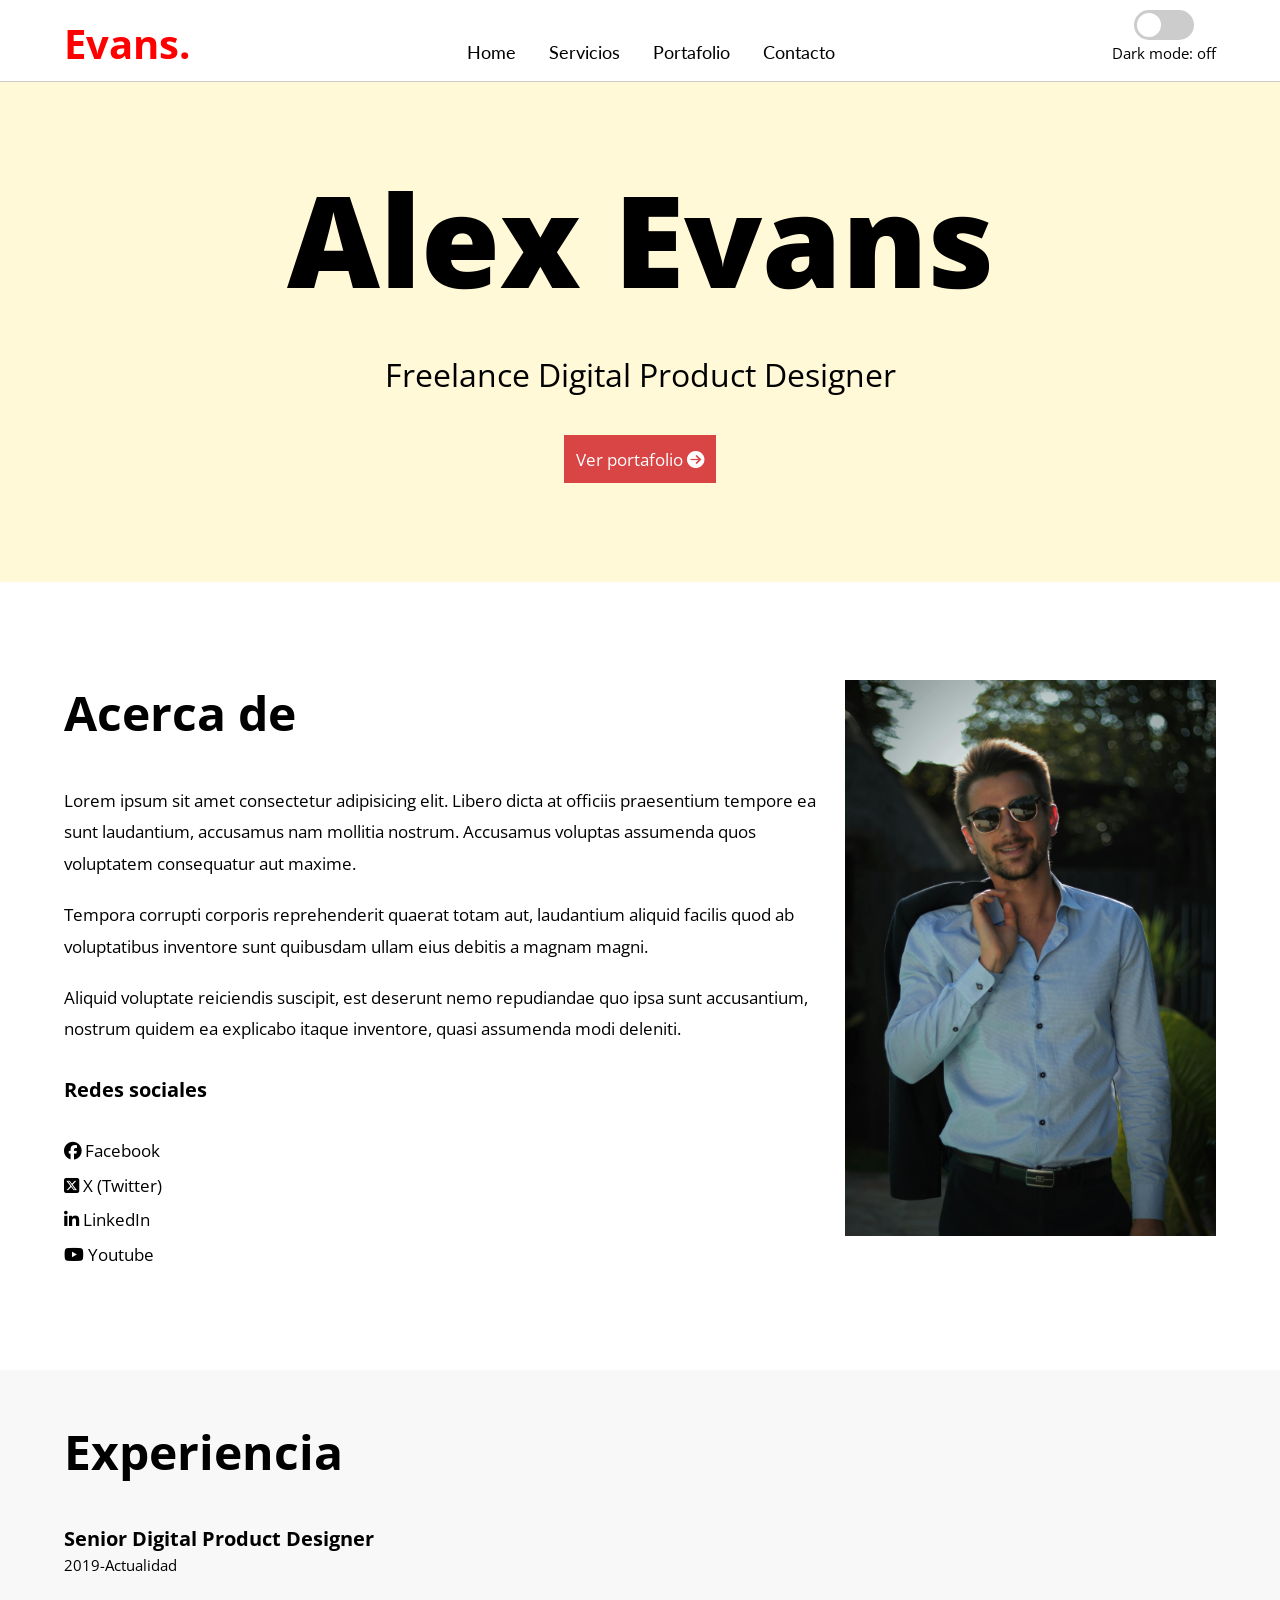
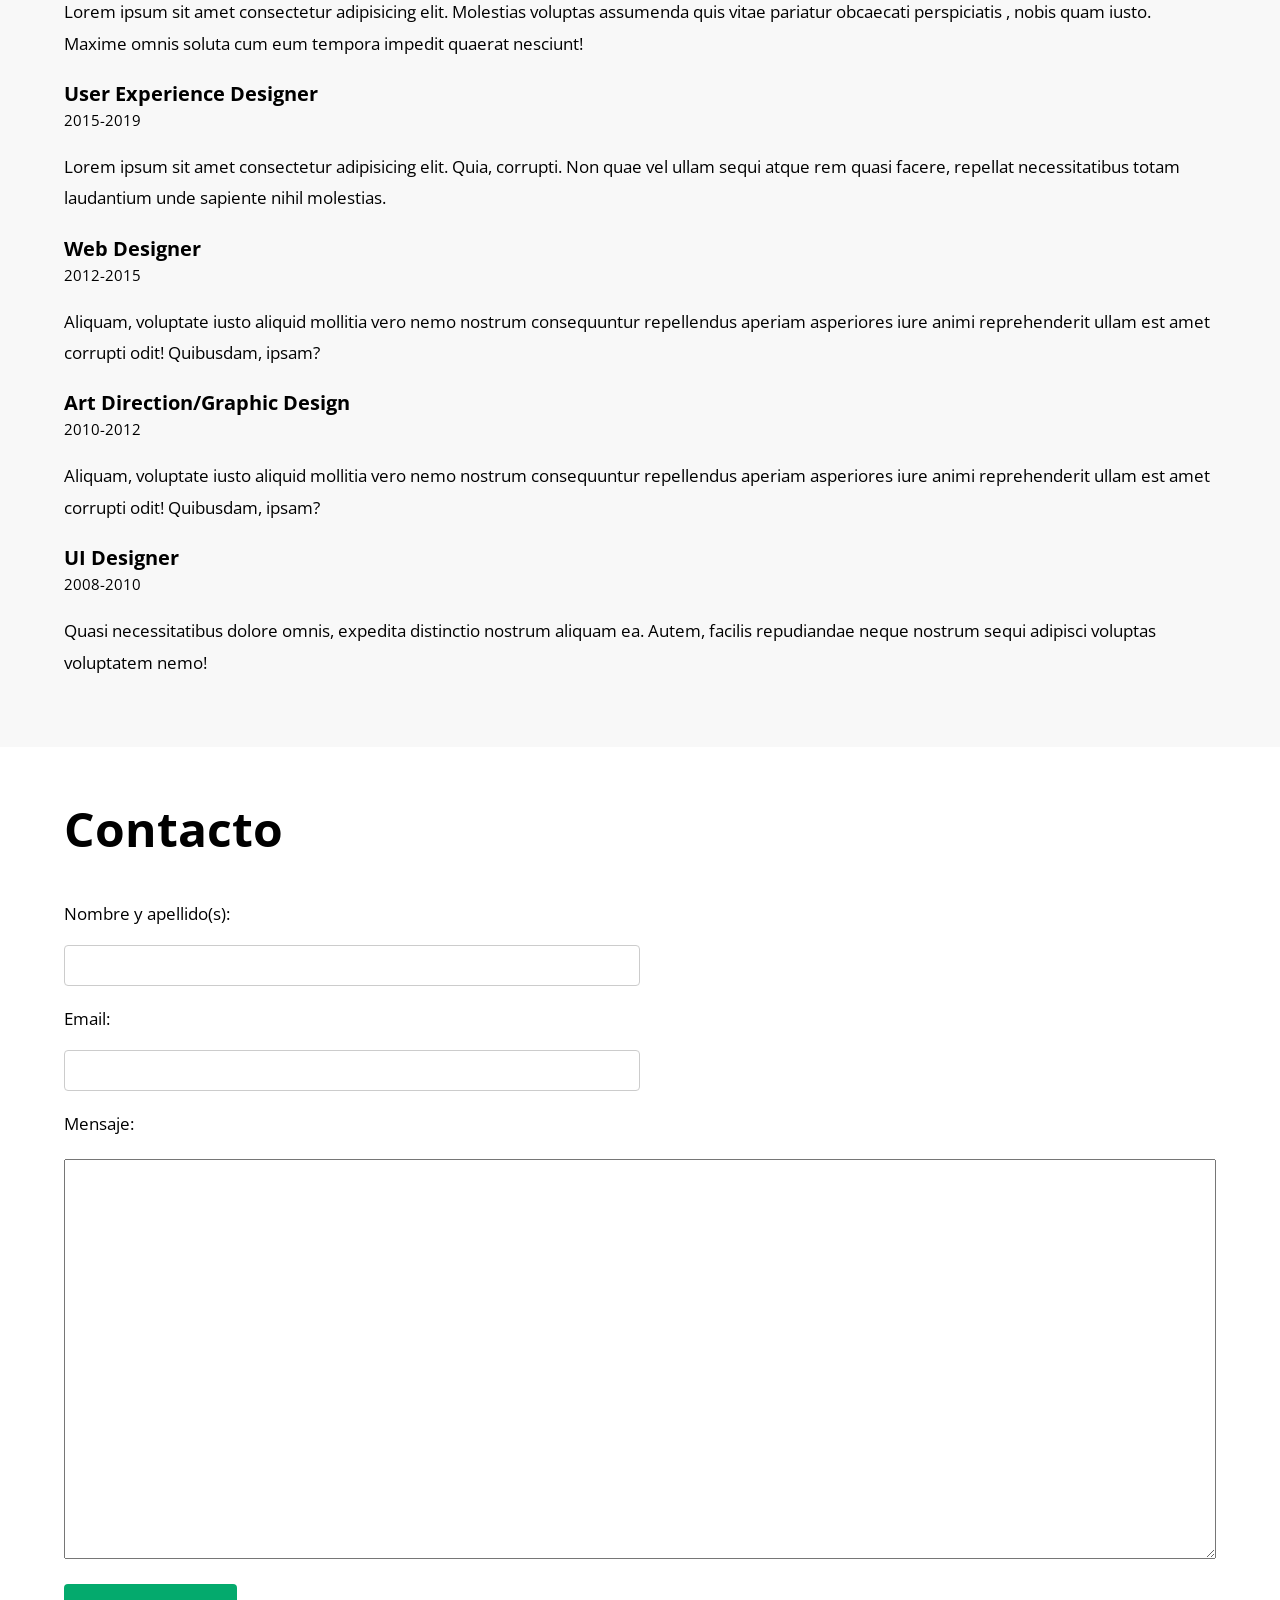
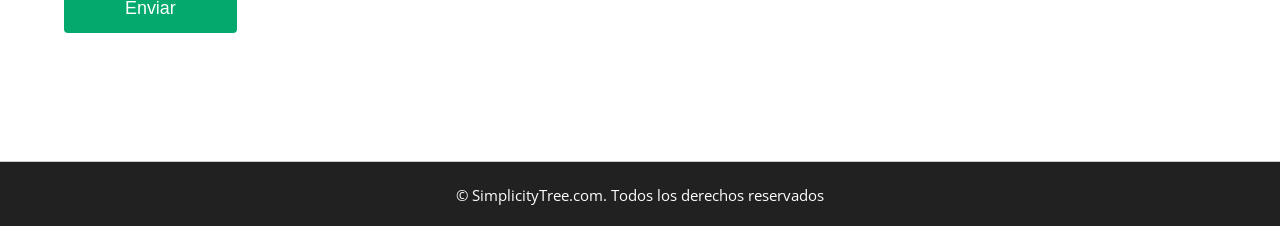
<file: 02_dark-mode/index.html>
<!DOCTYPE html>
<html lang="en">
    <head>
        <meta charset="UTF-8">
        <meta name="viewport" content="width=device-width, initial-scale=1.0">
        <meta http-equiv="X-UA-Compatible" content="ie=edge">
        <title>Proyecto Modo oscuro</title>
        <!-- Estilos CSS -->
        <link rel="stylesheet" href="css/styles.css">
        <link rel="stylesheet" href="css/dark-mode.css">
        <!-- Fuentes -->
        <link href="https://fonts.googleapis.com/css?family=Lato|Open+Sans" rel="stylesheet">
        <!-- Icon fonts -->
        <link rel="stylesheet" href="https://cdnjs.cloudflare.com/ajax/libs/font-awesome/6.5.0/css/all.min.css">  
    </head>
<body>
    <header>
        <nav id="navbar">
            <div id="navigation" class="container">
                <a href="index.html" id="logotipo">Evans.</a>
                <ul id="main-nav">
                    <li><a href="index.html">Home</a></li>
                    <li><a href="#">Servicios</a></li>
                    <li><a href="#">Portafolio</a></li>
                    <li><a href="#">Contacto</a></li>
                </ul>
                <div class="toggle-container">
                    <input type="checkbox" id="toggle" class="toggle-checkbox">
                    <label for="toggle" class="toggle-label">
                        <span class="toggle-inner"></span>
                        <span class="toggle-switch"></span>
                    </label>
                    <small>Dark mode: off</small>
                </div>                
            </div>      
        </nav>
    </header>
    <main>
        <article>
            <section>
                <div id="seccion1">
                    <h1>Alex Evans</h1>
                    <p>Freelance Digital Product Designer</p>
                    <a href="#" id="portafolio">Ver portafolio <i class="fa-solid fa-circle-arrow-right"></i></a>
                    </div>            
                </div>
            </section>
            <section>
                <div id="seccion2" class="container">
                    <div>
                        <h2>Acerca de</h2>
                        <p>Lorem ipsum sit amet consectetur adipisicing elit.
                        Libero dicta at officiis praesentium tempore ea sunt laudantium,
                        accusamus nam mollitia nostrum. Accusamus voluptas assumenda quos
                        voluptatem consequatur aut maxime.</p>
                        <p>Tempora corrupti corporis reprehenderit quaerat totam aut,
                        laudantium aliquid facilis quod ab voluptatibus inventore sunt
                        quibusdam ullam eius debitis a magnam magni.</p>
                        <p>Aliquid voluptate reiciendis suscipit, est deserunt nemo
                        repudiandae quo ipsa sunt accusantium, nostrum quidem ea
                        explicabo itaque inventore, quasi assumenda modi deleniti.</p>
                        <div id="socialmedia">
                            <h3>Redes sociales</h3>
                            <a href="#" target="_blank"><i class="fa-brands fa-facebook"></i> Facebook</a>
                            <a href="#" target="_blank"><i class="fa-brands fa-square-x-twitter"></i> X (Twitter)</a>
                            <a href="#" target="_blank"><i class="fa-brands fa-linkedin-in"></i> LinkedIn</a>
                            <a href="#" target="_blank"><i class="fa-brands fa-youtube"></i> Youtube</a>
                    </div>     
                    </div>
                    <img src="images/profile-picture.jpg" alt="">
                </div>
            </section>
            <section>
                <div id="seccion3" class="container">
                    <h2>Experiencia</h2>                    
                    <h3>Senior Digital Product Designer </h3>
                    <small>2019-Actualidad</small>
                    <p>Lorem ipsum sit amet consectetur adipisicing elit.
                    Molestias voluptas assumenda quis vitae pariatur
                    obcaecati perspiciatis , nobis quam iusto. Maxime omnis
                    soluta cum eum tempora impedit quaerat nesciunt!</p>                    
                    <h3>User Experience Designer</h3>
                    <small>2015-2019</small>
                    <p>Lorem ipsum sit amet consectetur adipisicing elit. Quia,
                    corrupti. Non quae vel ullam sequi atque rem quasi facere, repellat
                    necessitatibus totam laudantium unde sapiente nihil molestias.</p>
                    <h3>Web Designer</h3>
                    <small>2012-2015</small>
                    <p>Aliquam, voluptate iusto aliquid mollitia vero nemo nostrum consequuntur
                    repellendus aperiam asperiores iure animi reprehenderit ullam est amet corrupti 
                    odit! Quibusdam, ipsam?</p>
                    <h3> Art Direction/Graphic Design</h3>
                    <small>2010-2012</small>
                    <p>Aliquam, voluptate iusto aliquid mollitia vero nemo nostrum consequuntur
                    repellendus aperiam asperiores iure animi reprehenderit ullam est amet corrupti 
                    odit! Quibusdam, ipsam?</p>
                    <h3>UI Designer</h3>
                    <small>2008-2010</small>
                    <p>Quasi necessitatibus dolore omnis, expedita distinctio nostrum aliquam ea. Autem, 
                    facilis repudiandae neque nostrum sequi adipisci voluptas voluptatem nemo!</p>
                </div>
            </section>
            <section>
                <div id="seccion4" class="container">
                    <h2>Contacto</h2>
                    <form action="/action_page.php">
                        <label for="fname">Nombre y apellido(s):</label>
                        <input type="text" id="fname" name="firstname">                      
                        <label for="lname">Email:</label>
                        <input type="email" id="email" name="email">                      
                        <label for="country">Mensaje:</label>
                        <textarea name="meessage" id="meessage"></textarea>                      
                        <input type="submit" value="Enviar">
                      </form>
                </div>
            </section>
        </article>
    </main>    
    <footer>
        <div class="container">
            <small>© SimplicityTree.com. Todos los derechos reservados</small>
        </div>        
    </footer>

    <script src="js/app.js"></script>
</body>
</html>
</file>
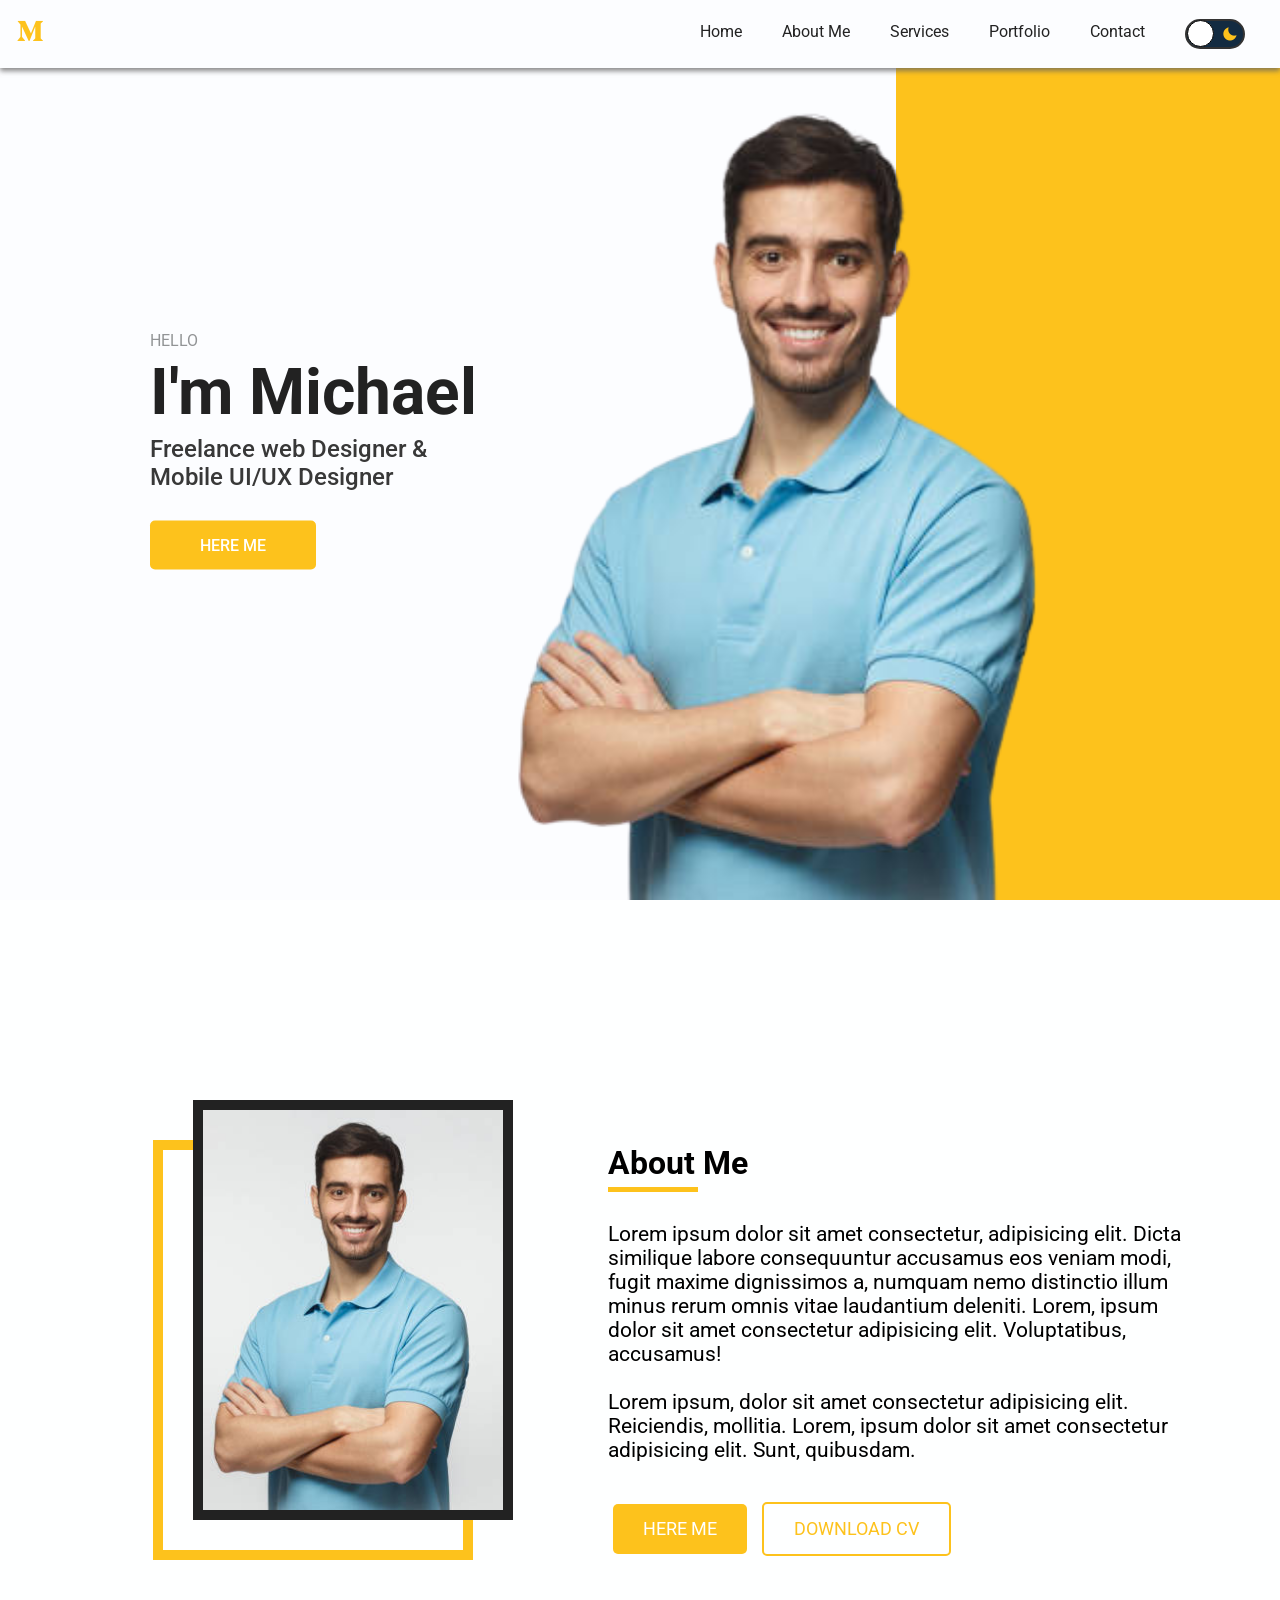
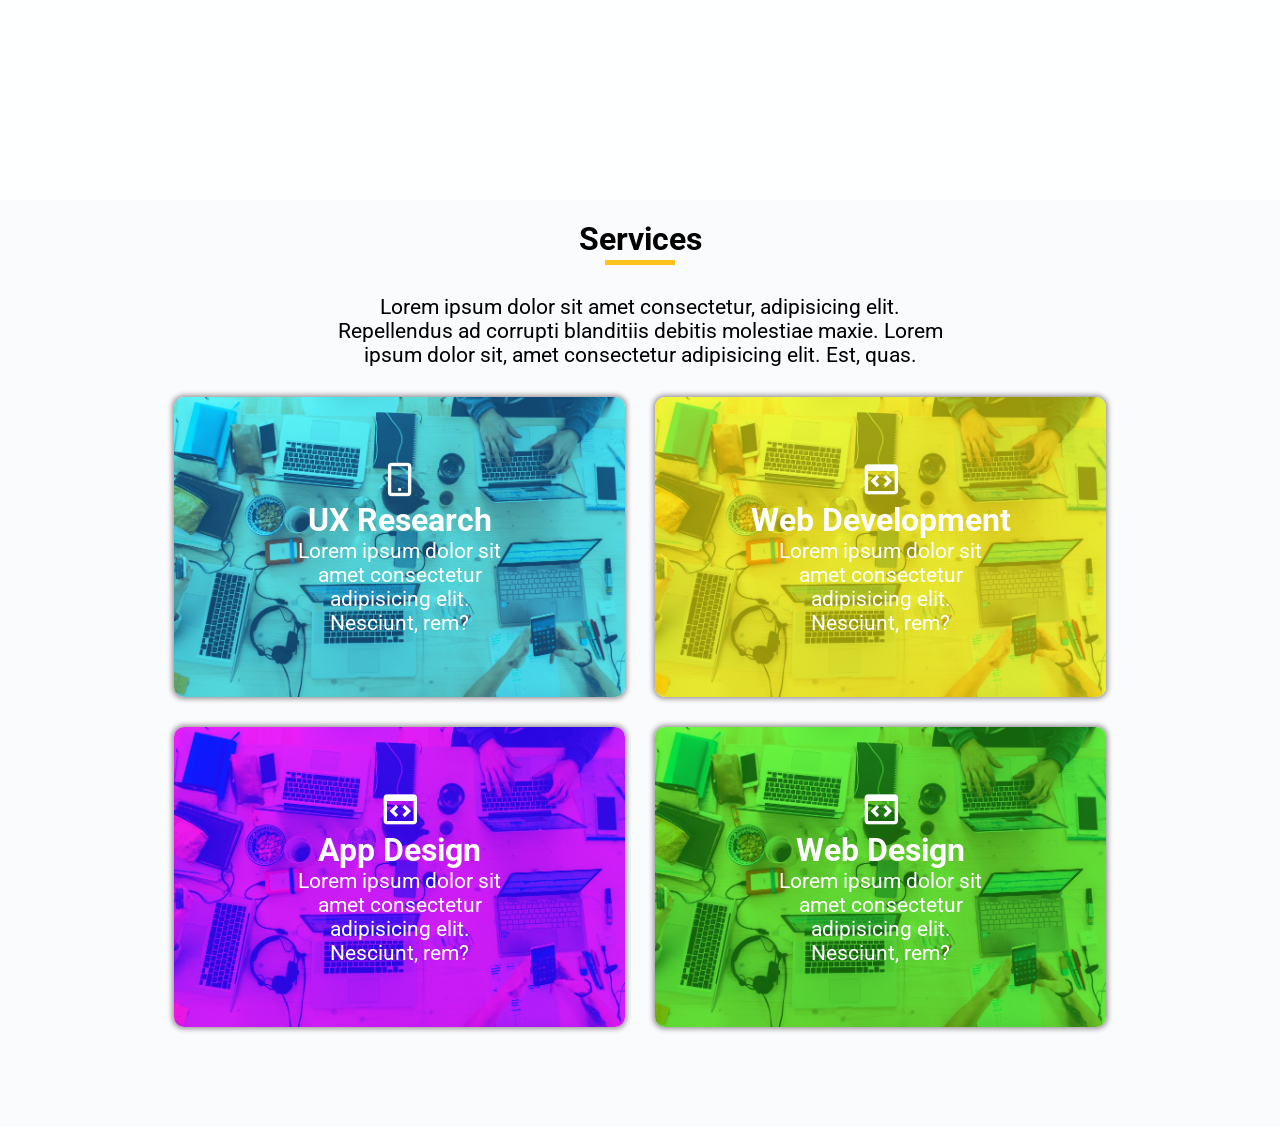
<file: 03_conservar.modooscuro-main/index.html>
<!DOCTYPE html>
<html lang="en">
<head>
    <meta charset="UTF-8">
    <meta name="viewport" content="width=device-width, initial-scale=1.0">
    <link rel="stylesheet" href="style.css">
    <link rel="preconnect" href="https://fonts.googleapis.com">
    <link rel="preconnect" href="https://fonts.gstatic.com" crossorigin>
    <link href="https://fonts.googleapis.com/css2?family=Roboto:wght@300;400;500;700&display=swap" rel="stylesheet">
    <link href='https://unpkg.com/boxicons@2.1.4/css/boxicons.min.css' rel='stylesheet'>
    <title>Dark and Ligth Web</title>
</head>
<body>
    <nav>
        <span class="logo"><i class='bx bxl-medium'></i></span>
        <button class="btn-menu"><i class='bx bx-menu'></i></button>
        <ul class="menu-options">
            <li><a href="#">Home</a></li>
            <li><a href="#">About Me</a></li>
            <li><a href="#">Services</a></li>
            <li><a href="#">Portfolio</a></li>
            <li><a href="#">Contact</a></li>
            <li class="switch">
                <i class='bx bxs-sun' ></i>
                <i class='bx bxs-moon' ></i>
            </li>
        </ul>
    </nav>
    <header>
        <div class="header__info">
            <div class="info">
                <div class="info__childs">
                    <p class="hello">HELLO</p>
                    <h1>I'm Michael</h1>
                    <p class="descripcion">Freelance web Designer & <br> Mobile UI/UX Designer</p>
                    <button>HERE ME</button>
                </div>
            </div>
        </div>
        <div class="y-container"></div>
        <img class="foto" src="img/emp.png" alt="empresario">
    </header>
    <main>
        <section>
            <div class="about-img">
                <img src="img/emp.jpg" alt="">
            </div>
            <article>
                <h2>About Me</h2>
                <p>Lorem ipsum dolor sit amet consectetur, adipisicing elit. Dicta similique labore consequuntur accusamus eos veniam modi, fugit maxime dignissimos a, numquam nemo distinctio illum minus rerum omnis vitae laudantium deleniti. Lorem, ipsum dolor sit amet consectetur adipisicing elit. Voluptatibus, accusamus! <br> <br> Lorem ipsum, dolor sit amet consectetur adipisicing elit. Reiciendis, mollitia. Lorem, ipsum dolor sit amet consectetur adipisicing elit. Sunt, quibusdam.</p>
                <div class="about-btns">
                    <button>HERE ME</button>
                    <button>DOWNLOAD CV</button>
                </div>
            </article>
        </section>
        <section>
            <h2>Services</h2>
            <p>Lorem ipsum dolor sit amet consectetur, adipisicing elit. Repellendus ad corrupti blanditiis debitis molestiae maxie. Lorem ipsum dolor sit, amet consectetur adipisicing elit. Est, quas.</p>
            <div class="grid-courses">
                <div class="grid-course-cont">
                    <div class="bg-color blue"></div>
                    <div class="cont ">
                        <span><i class='bx bx-mobile-alt'></i></span>
                        <h3>UX Research</h3>
                        <p>Lorem ipsum dolor sit amet consectetur adipisicing elit. Nesciunt, rem?</p>
                    </div>
                </div>
                    
                <div class="grid-course-cont">
                    <div class="bg-color yellow" ></div>
                    <div class="cont ">
                        <span><i class='bx bx-code-block' ></i></span>
                        <h3>Web Development</h3>
                        <p>Lorem ipsum dolor sit amet consectetur adipisicing elit. Nesciunt, rem?</p>
                    </div>
                </div>
                <div class="grid-course-cont">
                    <div class="bg-color purp"></div>
                    <div class="cont">
                        <span><i class='bx bx-code-block' ></i></span>
                        <h3>App Design</h3>
                        <p>Lorem ipsum dolor sit amet consectetur adipisicing elit. Nesciunt, rem?</p>
                    </div>
                </div>
                <div class="grid-course-cont">
                    <div class="bg-color green"></div>
                    <div class="cont" >
                        <span><i class='bx bx-code-block' ></i></span>
                        <h3>Web Design</h3>
                        <p>Lorem ipsum dolor sit amet consectetur adipisicing elit. Nesciunt, rem?</p>
                    </div>
                </div>
            </div>
        </section>
    </main>
    <script src="js/menu.js"></script>
    <script src="js/dark.js"></script>
</body>
</html>
</file>
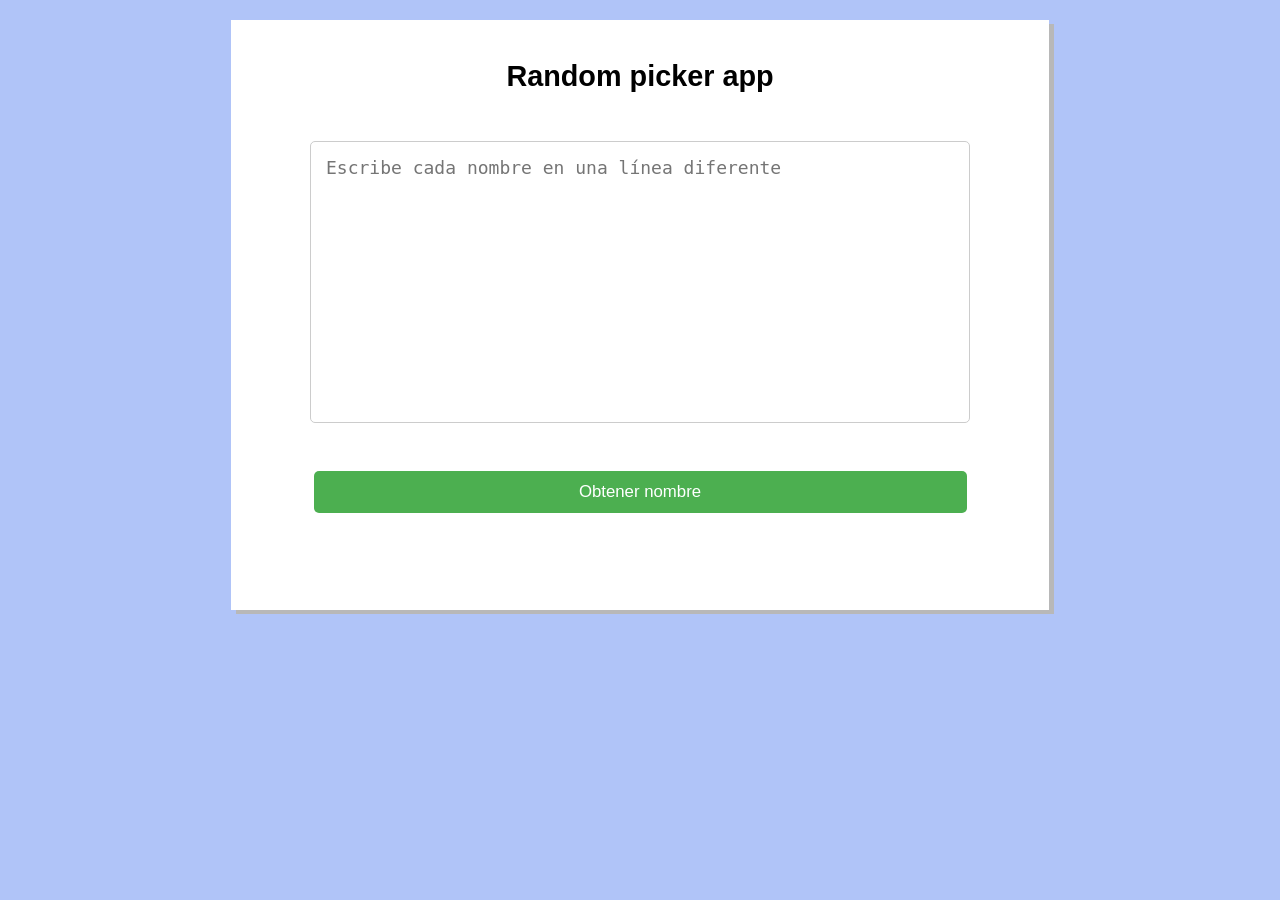
<file: 01_learn-javascript-main/proyecto-1/index.html>
<!DOCTYPE html>
<html lang="en">
<head>
    <meta charset="UTF-8">
    <meta name="viewport" content="width=device-width, initial-scale=1.0">
    <link rel="stylesheet" href="css/styles.css">
    <title>Generador de nombres</title>
</head>
<body>
    <section>        
        <div class="container">            
            <h1>Random picker app</h1>              
            <textarea id="nombres" cols="80" placeholder="Escribe cada nombre en una línea diferente"></textarea><br>
            <button id="btn-obtener">Obtener nombre</button>
            <div id="resultado"></div>
        </div>            
    </section>

    <!-- Ventana modal -->
    <div class="modal" id="modal">
        <div class="modal-content">
            <div class="spinner text-primary" role="status"></div> <br>
            <p>Un momento por favor...</p>
        </div>
    </div>   
    <script src="js/app.js"></script> 
</body>
</html>
</file>
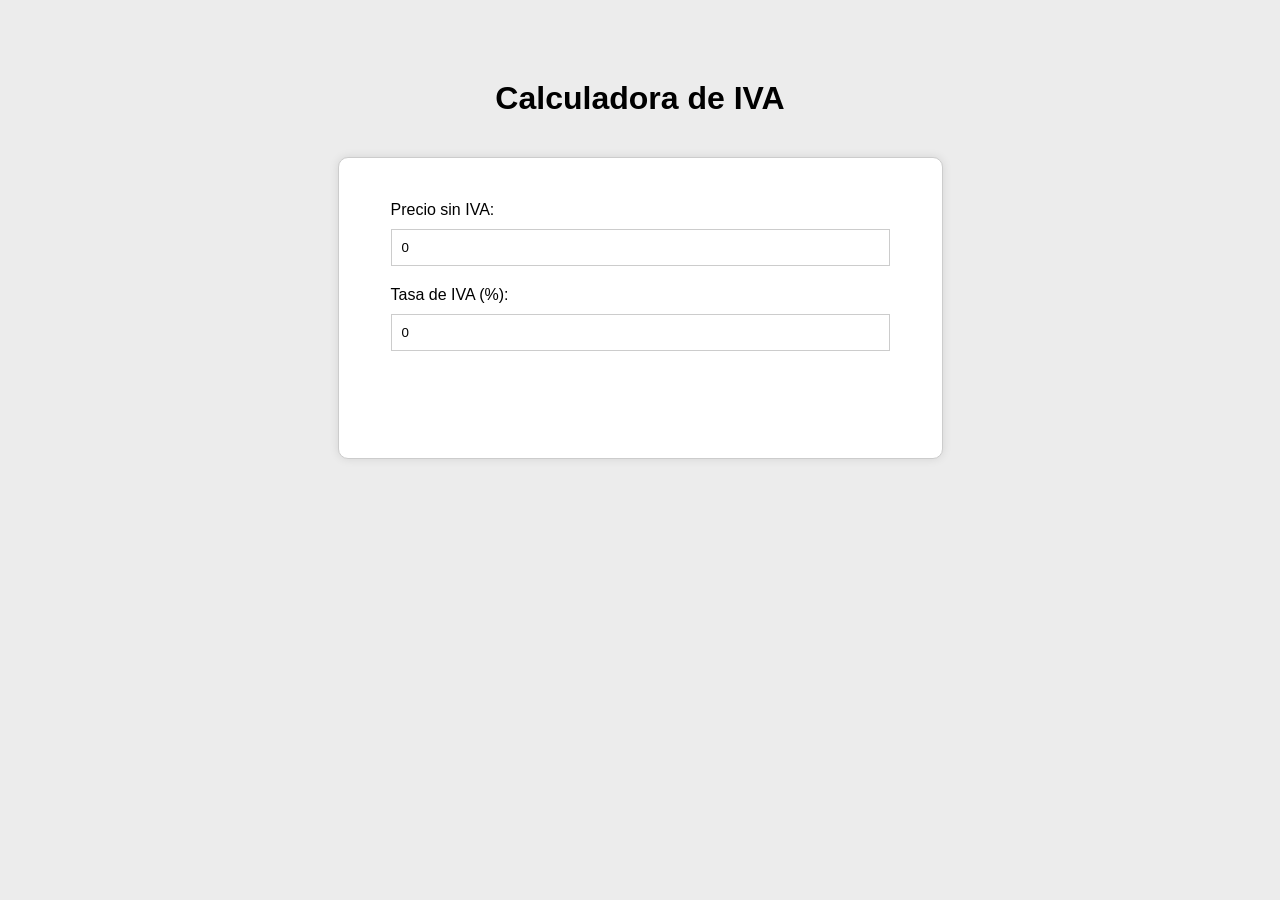
<file: 01_learn-javascript-main/proyecto-2/index.html>
<!DOCTYPE html>
<html lang="en">
<head>
    <meta charset="UTF-8">
    <meta name="viewport" content="width=device-width, initial-scale=1.0">
    <link rel="stylesheet" href="css/styles.css">
    <title>Calculadora de IVA</title>
</head>
<body>
    <h1>Calculadora de IVA</h1>
    <form>
        <label for="precio">Precio sin IVA:</label>
        <input type="number" id="precio" value="0">
        <label for="iva">Tasa de IVA (%):</label>
        <input type="number" id="iva" value="0">

        <div class="resultados">
            <p id="iva-amount"></p>
            <p id="total"></p>
        </div>
    </form>
    <script src="js/app.js"></script>
</body>
</html>
</file>
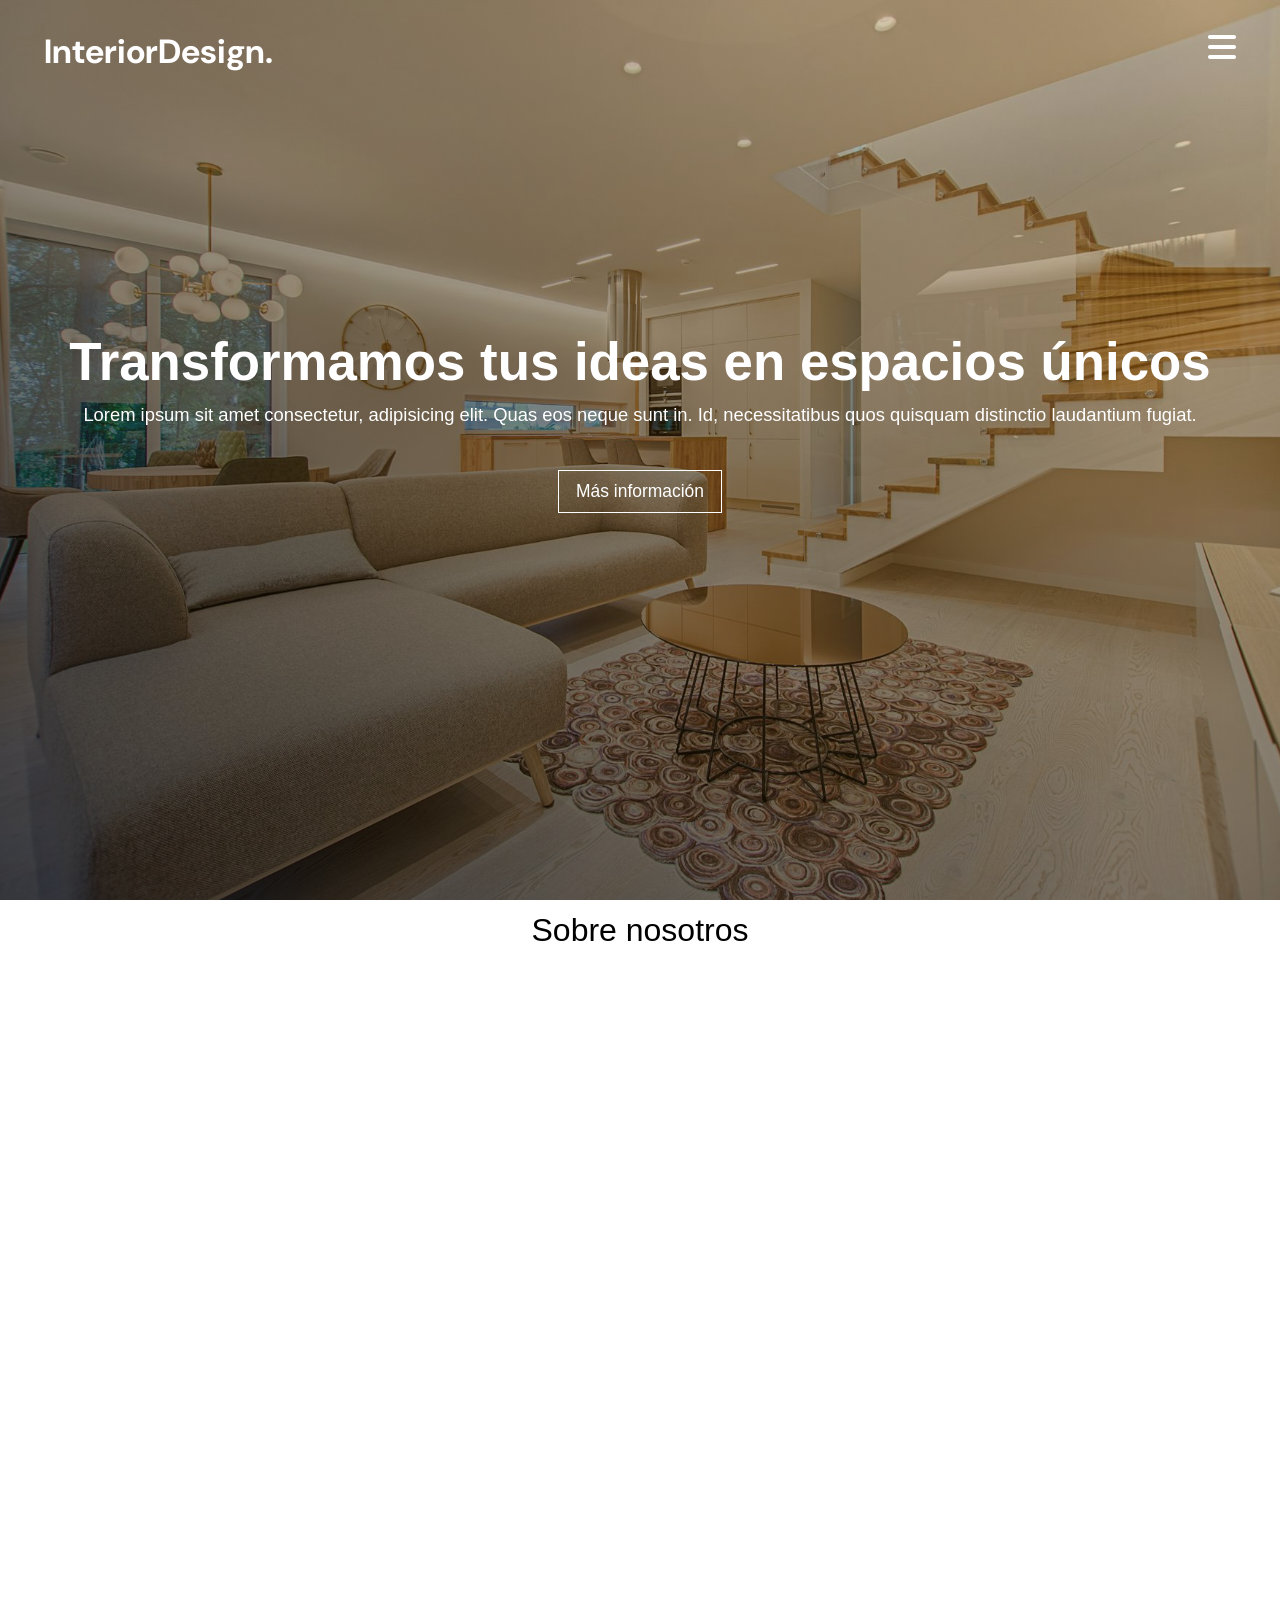
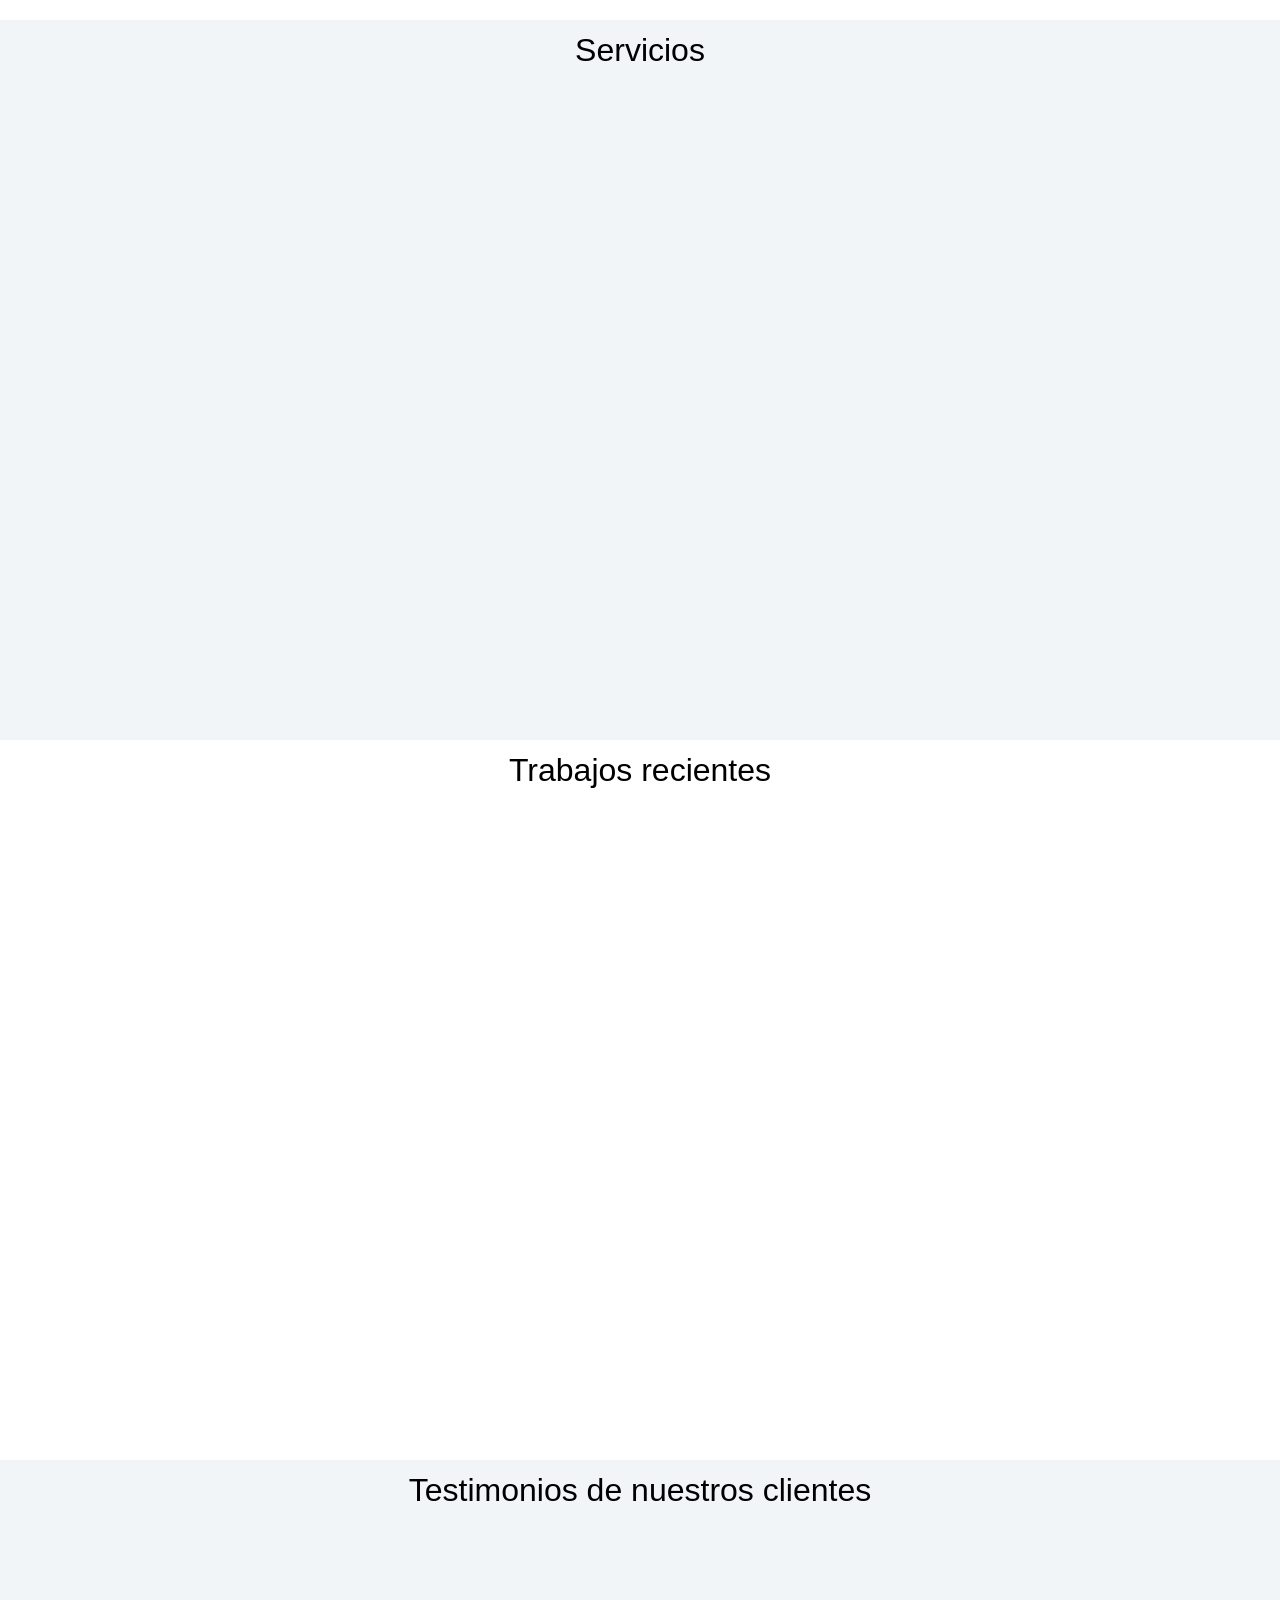
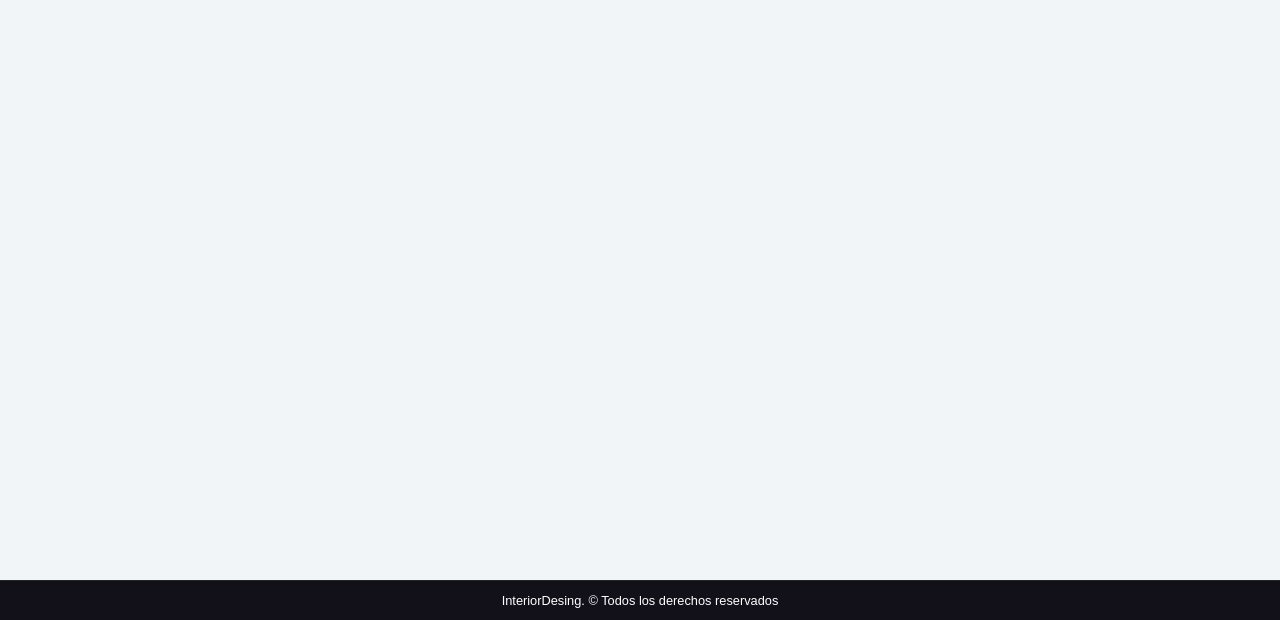
<file: 01_learn-javascript-main/proyecto-3/index.html>
<!DOCTYPE html>
<html lang="es">
<head>
    <meta charset="UTF-8">
    <meta name="viewport" content="width=device-width, initial-scale=1.0">
    <meta http-equiv="X-UA-Compatible" content="ie=edge">
    <title>Proyecto sidebar menu / scroll</title>
    <!-- Estilos CSS -->
    <link rel="stylesheet" href="css/styles.css">
    <!-- Fuentes -->
    <link rel="preconnect" href="https://fonts.googleapis.com">
    <link rel="preconnect" href="https://fonts.gstatic.com" crossorigin>
    <link href="https://fonts.googleapis.com/css2?family=DM+Sans:ital,opsz,wght@0,9..40,100..1000;1,9..40,100..1000&family=Playwrite+MX:wght@100..400&display=swap" rel="stylesheet">
    <!-- Icon fonts -->
    <link rel="stylesheet" href="https://cdnjs.cloudflare.com/ajax/libs/font-awesome/6.5.0/css/all.min.css">  
</head>
<body>
    <header>
        <nav id="navbar">
            <div id="navigation" class="container">
                <a href="index.html" class="logoStyle">InteriorDesign.</a>
                <span id="navbar-toggle">
                    <i class="fas fa-bars"></i>
                </span>              
                <aside class="sidebar">
                    <div class="sidebar-header">
                      <button class="close-btn">Cerrar<i class="fas fa-times"></i></button>
                    </div>
                    <!-- links -->
                    <ul class="links">
                      <li>
                        <a href="#">home</a>
                      </li>
                      <li>
                        <a href="#">Servicios</a>
                      </li>
                      <li>
                        <a href="#">Proyectos</a>
                      </li>
                      <li>
                        <a href="#">Contacto</a>
                      </li>
                    </ul>
                  </aside>
            </div>      
        </nav>
        <!-- banner -->
      <div class="banner container">
          <h1>Transformamos tus ideas en espacios únicos</h1>
          <p>
            Lorem ipsum sit amet consectetur, adipisicing elit. Quas eos
            neque sunt in. Id, necessitatibus quos quisquam distinctio
            laudantium fugiat.
          </p>
          <a href="#" class="btn btn-white">Más información</a>
      </div>
    </header>
<!-- Cuerpo del documento -->
 <main>
     <article id="home">
        <section >
          <div id="about" class="container">
            <h2>Sobre nosotros</h2>
          </div>
        </section>

        <section>
          <div id="services" class="container">
            <h2>Servicios</h2>
          </div>
        </section>

        <section>
          <div id="recent-works" class="container">
            <h2>Trabajos recientes</h2>
          </div>
        </section>

        <section>
          <div id="testimonials" class="container">
            <h2>Testimonios de nuestros clientes</h2>
          </div>
        </section>
     </article>         
 </main>
    <!-- Pie de página -->
    <footer>
        <div id="copyright">
          InteriorDesing. &copy; Todos los derechos reservados
        </div>
    </footer>
    <script src="js/app.js"></script>
</body>
</html>
</file>
<file: 02_dark-mode/css/styles.css>
/*
 * Estilos Generales del Proyecto
 * Autor: Orlando José-Rivera
 * Sitio web: https://simplicitytree.com
 * Fecha de creación: 12 de agosto de 2024
 * Licencia: MIT
 *
 * * Este archivo contiene los estilos básicos y generales 
 * que se aplican al sitio web. 
 */

html, body {
  height: 100%
}
body {
  font-family: 'Open Sans', sans-serif;
  font-size: 1.09rem
}
  /* Modificar el modelo de cajas de CSS */
html {
  -webkit-box-sizing: border-box;
          box-sizing: border-box
}
*, *::before, *::after {
  -webkit-box-sizing: inherit;
          box-sizing: inherit
}
/* Resetear márgenes y padding */
* {
  margin: 0;
  padding: 0
}
/* Centrar elementos en pantalla */
.container {
  width: 90%;
  max-width: 1366px;
  margin: 0 auto
}

h2 {
	font-size: 3rem;
	margin: 0 0 40px;
}

/* BARRA DE NAVEGACIÓN */
#logotipo {
	font-size: 2.5rem;
	text-decoration: none;
	font-weight: bold;
	color: red;
}

#navbar {
	background-color: #ffffff;
	border-bottom: 1px solid #ccc;
	padding: 10px 0;
}

#navigation {
display: -webkit-box;
display: -ms-flexbox;
display: flex;
-webkit-box-pack: justify;
    -ms-flex-pack: justify;
        justify-content: space-between;
        -webkit-box-align: baseline;
            -ms-flex-align: baseline;
                align-items: baseline;
}

#navigation a img {
    width: 195px;
    margin: 14px 0 0;
}

#main-nav {
display: -webkit-box;
display: -ms-flexbox;
display: flex;
list-style: none;
font-family: 'Lato', sans-serif;
}

#main-nav li a {
    color: #000000;
    text-decoration: none;
    padding: 0dvb 0.9em 0;
    display: inline-block;
    font-size: 1.15rem;
}

#main-nav li a:hover {
	color: #ff0000;
}

/* Seccion 1 */
#seccion1 {
	height: 500px;
	padding: 60px 0;
	display: -webkit-box;
	display: -ms-flexbox;
	display: flex;
	-webkit-box-pack: center;
	    -ms-flex-pack: center;
	        justify-content: center;
	-webkit-box-align: center;
	    -ms-flex-align: center;
	        align-items: center;
	background-color: #fff9d7;
	-webkit-box-orient: vertical;
	-webkit-box-direction: normal;
	    -ms-flex-direction: column;
	        flex-direction: column;
}

#seccion1 h1 {
	font-size: 8rem;
  font-family: "Open Sans", sans-serif;
  font-weight: 900;
}

#seccion1 p {
	font-size: 2rem;
}

#portafolio {
	background-color: #d94444;
	color: #fff;
	padding: 12px;
	text-decoration: none;
	margin: 12px auto 30px;
	display: inline-block;
}

#portafolio:hover {
	background-color: #ee5c5c;
}

/* Seccion 2 */
#seccion2 {
	display: -webkit-box;
	display: -ms-flexbox;
	display: flex;
	-webkit-box-pack: justify;
	    -ms-flex-pack: justify;
	        justify-content: space-between;
	margin: 49px auto;
  padding: 49px 0;
}

p {
	margin: 20px auto;
	line-height: 1.8;
}

img {
	width: 50%;
	max-width: 800px;
	height: 556px;
}

#socialmedia h3 {
	margin: 30px 0;
}

#socialmedia a {
	display: block;
	line-height: 2;
	text-decoration: none;
	color: #000;
}

/* Seccion 3 */
article section:nth-child(3){
  background-color:#f8f8f8;
}

#seccion3 {
	padding: 49px 0;
}

/* Seccion 4 */
#seccion4 {
	margin: 49px auto;
}

label{
  display: block;
  margin: 12px 0;
}

input[type=text], input[type=email] {
  width: 50%;
  padding: 12px 20px;
  margin: 8px 0;
  display: inline-block;
  border: 1px solid #ccc;
  border-radius: 4px;
  -webkit-box-sizing: border-box;
          box-sizing: border-box;
}

textarea{
  width: 100%;
  height: 400px;
  margin: 12px 0;
}

input[type="submit"] {
	width: 15%;
	background-color: #04AA6D;
	color: white;
	padding: 14px 20px;
	margin: 8px 0;
	border: none;
	border-radius: 4px;
	cursor: pointer;
	font-size: 1.12rem;
}

input[type=submit]:hover {
  background-color: #45a049;
}

/* Pie de página */
footer {
	border-top: 1px solid #ccc;
	padding: 20px 0;
	margin: 120px 0 0;
	background-color: #000;
	color: #fff;
  text-align: center;
}

/* Toggle switch */
.toggle-container {
  position: relative;
}

.toggle-checkbox {
  display: none;
}

.toggle-label {
  display: -webkit-box;
  display: -ms-flexbox;
  display: flex;
  -webkit-box-align: center;
      -ms-flex-align: center;
          align-items: center;
  cursor: pointer;
  width: 60px;
  height: 30px;
  background-color: #ccc;
  border-radius: 30px;
  position: relative;
  -webkit-transition: background-color 0.3s;
  -o-transition: background-color 0.3s;
  transition: background-color 0.3s;
  margin: 0 auto;
}

.toggle-inner {
  position: absolute;
  width: 100%;
  height: 100%;
  border-radius: 30px;
  -webkit-transition: background-color 0.3s;
  -o-transition: background-color 0.3s;
  transition: background-color 0.3s;
}

.toggle-switch {
  position: absolute;
  top: 3px;
  left: 3px;
  width: 24px;
  height: 24px;
  background-color: white;
  border-radius: 50%;
  -webkit-transition: -webkit-transform 0.3s;
  transition: -webkit-transform 0.3s;
  -o-transition: transform 0.3s;
  transition: transform 0.3s;
  transition: transform 0.3s, -webkit-transform 0.3s;
}

.toggle-checkbox:checked + .toggle-label {
  background-color: #000000;
}

.toggle-checkbox:checked + .toggle-label .toggle-switch {
  -webkit-transform: translateX(30px);
      -ms-transform: translateX(30px);
          transform: translateX(30px);
}

/* Media Queries para móviles */
@media (max-width: 767px) {
  #navbar {
      -webkit-box-orient: vertical;
      -webkit-box-direction: normal;
          -ms-flex-direction: column;
              flex-direction: column;
  }

  #main-nav {
      display: none; /* Oculta el menú principal por defecto */
  }

  #main-nav.open {
      display: block; /* Muestra el menú principal al activarlo */
  }

  .toggle-container {
      margin-bottom: 10px; /* Espaciado adicional para los toggles */
  }

  /* Sección 1 */
  #seccion1 {
      text-align: center;
  }

  #seccion1 h1 {
      font-size: 4rem; /* Tamaño de fuente ajustado para móviles */
  }

  #seccion1 p {
      font-size: 1.2rem; /* Tamaño de texto para descriptor */
  }

  /* Sección 2 y 3 */
  #seccion2, #seccion3 {
      padding: 10px; /* Espaciado más pequeño */
  }

  #seccion2 img {
     display: none;
  }

  #seccion3 h3 {
      font-size: 18px; /* Tamaño de fuente para subtítulos */
  }

  input[type="submit"] {
      width: 100%;
  }
}

/* Media Queries para tabletas */
@media (min-width: 768px) and (max-width: 1024px) {
  #navbar {
      display: -webkit-box;
      display: -ms-flexbox;
      display: flex;
      -webkit-box-pack: justify;
          -ms-flex-pack: justify;
              justify-content: space-between;
      -webkit-box-align: center;
          -ms-flex-align: center;
              align-items: center;
  }

  #main-nav {
      display: -webkit-box;
      display: -ms-flexbox;
      display: flex; /* Muestra el menú principal en tabletas */
  }

  #main-nav li {
      margin: 0 15px; /* Espaciado entre elementos de menú */
  }

  /* Sección 1 */
  #seccion1 h1 {
      font-size: 6rem; /* Tamaño de fuente ajustado para tabletas */
  }

  #seccion1 p {
      font-size: 1.8rem; /* Tamaño de texto para descriptor */
  }

  /* Sección 2, 3 y 4 */
  #seccion2 {
      display: -webkit-box;
      display: -ms-flexbox;
      display: flex;
      -webkit-box-orient: horizontal;
      -webkit-box-direction: normal;
          -ms-flex-direction: row;
              flex-direction: row; /* Alinea el contenido horizontalmente */
      -webkit-box-pack: justify;
          -ms-flex-pack: justify;
              justify-content: space-between; /* Espaciado entre elementos */
      padding: 20px; /* Espaciado estándar para tabletas */
  }

  #seccion2 div {
      width: 50%;
  }

  #seccion2 img {
      max-width: 40%; /* Ajusta el tamaño en tabletas */
      height: 365px;
  }

  #seccion3 h3 {
      font-size: 20px; /* Tamaño de fuente para subtítulos */
  }

  input[type="submit"] {
      width: 100%;
  }
  
}
</file>
<file: 02_dark-mode/css/dark-mode.css>
/*
 * Estilos del Modo Oscuro
 * Autor: Orlando José-Rivera
 * Sitio web: https://simplicitytree.com
 * Fecha de creación: 12 de agosto de 2024
 * Licencia: MIT
 *
 * Este archivo contiene los estilos específicos para activar 
 * y aplicar el modo oscuro en el sitio web.
 */

body.dark-mode {
    background-color: #121212;
    color: #ffffff;
  }
  
  body.dark-mode #navbar {
    background-color: #1e1e1e;
    border-bottom: 1px solid #444;
  }
  
  body.dark-mode #main-nav li a {
    color: #ffffff;
  }

  body.dark-mode #main-nav li a:hover {
    color: #adadad;
  }
  
  body.dark-mode #seccion1, body.dark-mode article section:nth-child(2), body.dark-mode article section:nth-child(3), body.dark-mode article section:nth-child(4), footer {
    background-color: #212121;
  }

  body.dark-mode #portafolio {
    background-color: transparent;
    border: 1px solid #fff;
  }

  body.dark-mode #portafolio:hover {
    background-color: #ececec;
    color: #000;
  }

  body.dark-mode #socialmedia a {
    color: #fff;
  }

  body.dark-mode input[type="submit"] {
    background-color: #ffffff;
    color: #000;
  }

  body.dark-mode input[type="submit"]:hover{
    background-color: #d0d0d0;
    color: #000;
  }
</file>
<file: 03_conservar.modooscuro-main/style.css>
* {
    margin: 0;
    padding: 0;
    box-sizing: border-box;
    font-family: 'Roboto', sans-serif;
}

body {
    overflow-x: hidden;
}

nav {
    position: fixed;
    width: 100%;
    left: 0;
    right: 0;
    margin: auto;
    display: flex;
    padding: 15px;
    justify-content: space-between;
    align-items: center;
    background-color: #fcfdff;
    box-shadow: 0px 3px 5px 0px rgba(99, 98, 98, 0.75);
    z-index: 99;
    transition: all .4s ease;
}

.logo i {
    color: #fdc21c;
}

nav span {
    font-size: 2rem;
}

nav ul {
    display: flex;
    align-items: center;
}

nav .btn-menu {
    display: none;
    line-height: 50%;
    font-size: 2rem;
    padding: 0 2px;
    cursor: pointer;
}

nav ul li {
    position: relative;
    margin: 0 20px;
    list-style: none;
    padding-bottom: 5px;
}

nav ul li::before {
    content: "";
    position: absolute;
    height: 5px;
    width: 0;
    bottom: 0;
    transition: all .3s ease;
}

nav ul li:hover::before {
    content: "";
    position: absolute;
    height: 5px;
    width: 40px;
    bottom: 0;
    background-color: #fdc21c;
}

nav ul li a {
    text-decoration: none;
    color: #222;
}

header {
    position: relative;
    display: flex;
    height: 100vh;
    background-color: #fcfdff;
}

header .foto {
    height: 90%;
    right: -10%;
    bottom: 0 ;
    position: absolute;
    transition: all .4s ease;
}

.header__info {
    display: flex;
    width: 70%;
    height: 100vh;
    justify-content: space-between;
    background-color: #fcfdff;
    transition: all .4s ease;
}

.info {
    position: relative;
    width: 100%;
}

.info__childs {
    position: relative;
    top: 50%;
    left: 50%;
    transform: translate(-50%,-50%);
    margin-left: 100px;
}

.hello {
    color: #929496;
    margin-bottom: 5px;
}

h1 {
    color: #222;
    font-size: 4rem;
    margin-bottom: 5px;
}

.info__childs .descripcion {
    color: #383838;
    font-size: 1.5rem;
    font-weight: 500;
}

.info__childs button {
    margin-top: 30px;
    padding: 15px 50px;
    background-color: #fdc21c;
    outline: none;
    border: none;
    border-radius: 5px;
    color: #fff;
    font-weight: 500;
    font-size: 1rem;
    cursor: pointer;
    transition: ease .4s all;
}

.info__childs button:hover {
    box-shadow: 0px 0px 20px 0px rgba(189,182,189,1);
}

.y-container {
    width: 30%;
    background-color: #fdc21c;
}

main section:first-child {
    display: flex;
    align-items: center;
    justify-content: space-around;
    background-color: #feffff;
    padding: 100px 0;
    height: 100vh;
    transition: all .4s ease;
}

.about-img {
    width: 300px;
    height: 400px;
    margin-left: 90px;
    outline: solid 10px #fdc21c;
}

.about-img img {
    width: 100%;
    height: 100%;
    object-fit: cover;
    outline: 10px solid #222;
    transform: translate(40px,-40px);
}

main section:first-child article {
    width: 600px;
    font-size: 1.3rem;
}

main section:first-child article h2 {
    position: relative;
    margin-bottom: 40px;
    font-size: 2rem; 
}

main section:first-child article h2::before {
    content: "";
    position: absolute;
    width: 15%;
    height: 100%;
    border-bottom: 5px solid #fdc21c;
    margin:5px 0;
}

.about-btns {
    margin-top: 40px;
}

.about-btns button {
    padding: 15px 30px;
    margin: 0 5px;
    background-color: #fdc21c;
    outline: none;
    border: none;
    border-radius: 5px;
    color: #fff;
    cursor: pointer;
    font-size: 1.1rem;
    transition: all ease .4s;
}

.about-btns button:first-child:hover {
    box-shadow: 0px 0px 20px 0px rgba(189,182,189,1);
}

.about-btns button:nth-child(2) {
    background-color: transparent;
    border: solid 2px #fdc21c ;
    color: #fdc21c ;
   transition: all ease .5s;
}

.about-btns button:nth-child(2):hover {
    background-color: #fdc21c;
    color: #fff;
}

main section:nth-child(2){
    background-color: #fafbfd;
    text-align: center;
    padding: 20px ;
    transition: all .4s ease;
}

main section:nth-child(2) h2 {
    position: relative;
    margin-bottom: 30px;
    font-size: 2rem;
    padding-bottom: 7px;
}

main section:nth-child(2) h2::before {
    content: "";
    position: absolute;
    right: 0;
    left: 0;
    bottom: 0;
    height: 5px;
    margin: auto;
    width: 70px;
    background-color: #fdc21c;
}

main section:nth-child(2) p {
    width: 50%;
    margin: auto;
    font-size: 1.3rem;
}

.grid-courses {
    display: grid;
    padding: 30px;
    width: 80%;
    max-width: 1100px;
    gap: 30px;
    justify-content: center;
    margin: auto ;
    grid-template-columns: repeat(auto-fit, minmax(300px, 1fr));
    margin-bottom: 50px;
    
}

.grid-courses .grid-course-cont {
    position: relative;
    border-radius: 10px;
    height: 300px;
    padding: 20px;
    border-radius: 10px;
    color: #fff;
    box-shadow: 0px 0px 5px 2px rgba(156,151,156,1);
}

.bg-color {
    border-radius: 10px;
    position: absolute;
    width: 100%;
    height: 100%;
    top: 0;
    left: 0;
    background-image: url(img/background.jpg);
    background-size: cover;
    background-color: rgba(255, 0, 0, 0.253);
    background-blend-mode: overlay;
    z-index: 3;
} 

.cont {
    position: relative;
    top: 50%;
    left: 50%;
    transform: translate(-50%,-50%);
    z-index: 10;
    
}

.cont i {
    font-size: 2.5rem;
}

.cont h3 {
    font-size: 2rem;
}

.cont p {
    font-size: 1.3rem;
}

.blue {
    background-color: #2193b0ce;
}

.yellow {
    background-color: #d1ce08d1;
}

.purp {
    background-color: #8000ffdc;
}

.green {
    background-color: #3ca021;
}


@media screen and (max-width:600px) {
    html {
        font-size: 12px;
    }

    header .foto {
        display: none;
    }

    nav ul {
        position:absolute;
        top: 0;
        z-index: -1;
        padding-top: 70px;
        left: 0;
        right: 0;
        height: 0;
        opacity: 0;
        visibility: hidden;
        text-align: center;
        background-color: #fcfdff;
        flex-direction: column;
        box-shadow: 0px 3px 1px 0px rgba(99, 98, 98, 0.75);
    }

   nav ul.active {
        transition: all 1s ease;
        height: auto;
        opacity: 1;
        visibility: visible;
   }

    nav ul li {
        margin-bottom: 20px;
    }

    nav .btn-menu {
        display: block;
    }

    .info__childs {
        margin: 0 10px;
    }

    .header__info {
        width: 70%;
    }

    .y-container {
        width: 30%;
    }

    .about-img {
        width: 250px;
        height: 300px;
        margin-top: 100px;
        margin-left: 0px;
        margin-bottom: 40px;
    }

    .about-img img {
        transform: translate(20px,-20px);
    }
}

@media screen and (max-width:700px) {
    .info__childs {
        margin: 0 10px;
    }

    header .foto {
        height: 70%;
        right: -30%;
    }
}


@media screen and (max-width:800px) {
    .info__childs {
        margin: 0 10px;
    }

    header .foto {
       right: 0;
    }

    main section:nth-child(2) p {
        width: 90%;
    }


}

@media screen and (max-width:1100px) {
    .about-img {
        margin-top: 100px;
        margin-left: 0px;
        margin-bottom: 40px;
    }

    .about-img img {
        transform: translate(20px,-20px);
    }

    main section:first-child {
        flex-direction: column;
        justify-content: center;
        padding: 0;
        padding-bottom: 50px;
    }

    main section:first-child article {
        text-align: center;
        width: 90%;
    }

    header .foto {
        right: -30%;
    }

}

/*ESTILOS DE SWITCH*/
.switch {
    width: 60px;
    height: 30px;
    padding: 0 5px;
    display: flex;
    align-items: center;
    justify-content: space-between;
    position: relative;
    border-radius: 100px;
    border: #333 solid 2px;
    background-color: #132b41;
}

.switch i {
    font-size: 1rem;
    color: #fdc21c;
}

.menu-options li:last-child::before {
    content: "";
    position: absolute;
    height: 25px;
    width: 25px;
    border-radius: 50%;
    background-color: #fff;
    border: solid thin #000;
    left: 0;
    right: unset;
}

.menu-options li:last-child.active::before {
    right: 0;
    left: unset;
    border: solid thin #fff;
}

.menu-options li:last-child.active i:first-child {
    color: #fff;
}

.menu-options li:last-child.active {
    background-color: chocolate;
    border: solid 2px #fff;
}

body.active nav {
    background-color: #313131;
}

body.active nav ul {
    background-color: #313131;
}

body.active nav ul li a {
    color:#cfcfcf;
}

body.active .header__info {
    background-color: #2c2c2c;
}

body.active h1 {
    color: #fdc21c;
}

body.active .descripcion {
    color: #cfcfcf;
}

body.active main section:first-child {
    background-color: #313131;
}

body.active main section:first-child article h2 {
    color: #fff;
}

body.active main section:first-child article p {
    color: #bdbdbd;
}

body.active main section:nth-child(2) {
    background-color: #2c2c2c;
}

body.active main section:nth-child(2) h2 {
    color: #fff;
}

body.active main section:nth-child(2) > p{
    color: #bdbdbd;
}
</file>
<file: 01_learn-javascript-main/proyecto-1/css/styles.css>
/*
 * Estilos Generales del Proyecto Random Picker App
 * Autor: Orlando José-Rivera
 * Sitio web: https://simplicitytree.com
 * Fecha de creación: 15 de julio de 2024
 * Licencia: MIT
 *
 * Este archivo contiene los estilos básicos y generales 
 * de la aplicación web. 
 */

*{
  margin: 0;
  padding: 0;
}
body {
background-color: #b0c4f8;
background-repeat: no-repeat;
font-family: Arial, sans-serif;
text-align: center;
font-size: 16px;
}

.container {
background-color: #ffffff;
width: 800px;
margin: 20px auto;
padding: 40px 9px;
-webkit-box-shadow: 5px 4px 0px #b8b8b8;
        box-shadow: 5px 4px 0px #b8b8b8;
display: -webkit-box;
display: -ms-flexbox;
display: flex;
-webkit-box-orient: vertical;
-webkit-box-direction: normal;
    -ms-flex-direction: column;
        flex-direction: column;
-webkit-box-pack: center;
    -ms-flex-pack: center;
        justify-content: center;
-webkit-box-align: center;
    -ms-flex-align: center;
        align-items: center;
}

h1 {
font-size: 1.8rem;
margin-bottom: 20px;
}

textarea {
  resize: none;
}

#nombres {
  width: 628px;
  height: 250px;
  margin: 28px 0 30px;
  font-size: 18px;
  padding: 15px;
  border: 1px solid #ccc;
  border-radius: 5px;
}

#btn-obtener {
background-color: #4CAF50;
color: #fff;
padding: 11px 20px;
border: none;
border-radius: 5px;
cursor: pointer;
width: 653px;
font-size: 1.05rem;
}

#btn-obtener:hover {
background-color: #3e8e41;
}

#resultado {
	margin: 34px 0 23px;
	font-size: 6rem;
	font-weight: 600;
	color: #332f2f;
}

.modal {
position: fixed;
top: 0;
left: 0;
width: 100%;
height: 100%;
background-color: rgba(0, 0, 0, 0.5);
display: none; /* Ocultamos la ventana modal por defecto */
}

.modal-content {
position: relative;
background-color: #fefefe;
margin: 15% auto; /* Para centrar la ventana modal */
padding: 20px;
border: 1px solid #888;
width: 300px; /* Ancho de la ventana modal */
}

.modal-content p {
font-size: 1.25rem;
}

.spinner-border {
width: 3em; /* Ancho del spinner */
}

/* Agregamos un estilo para el spinner */
.spinner {
position: relative;
border: 16px solid #f3f3f3;
border-radius: 50%;
border-top: 16px solid blue;
border-bottom: 16px solid blue;
width: 120px;
height: 120px;
margin: 12px auto;
-webkit-animation: spin 1.5s linear infinite;
        animation: spin 1.5s linear infinite;
}

@-webkit-keyframes spin {
0% {
-webkit-transform: rotate(0deg);
      transform: rotate(0deg);
}
100% {
-webkit-transform: rotate(360deg);
      transform: rotate(360deg);
}
}

@keyframes spin {
0% {
-webkit-transform: rotate(0deg);
      transform: rotate(0deg);
}
100% {
-webkit-transform: rotate(360deg);
      transform: rotate(360deg);
}
}

@media only screen and (max-width: 480px) {
  /* Estilos para smartphones en modo retrato */
  .container {
    width: 300px;
    padding: 20px;
  }
  #nombre-input {
    width: 280px;
    height: 200px;
  }
  #btn-obtener {
    width: 280px;
    font-size: 0.8rem;
  }
}

@media only screen and (min-width: 481px) and (max-width: 768px) {
  /* Estilos para tablets en modo retrato */
  .container {
    width: 400px;
    padding: 30px;
  }
  #nombre-input {
    width: 380px;
    height: 250px;
  }
  #btn-obtener {
    width: 380px;
    font-size: 1rem;
  }
}
</file>
<file: 01_learn-javascript-main/proyecto-2/css/styles.css>
/*
 * Estilos Generales del Proyecto Claculadora de IVA
 * Autor: Orlando José-Rivera
 * Sitio web: https://simplicitytree.com
 * Fecha de creación: 15 de julio de 2024
 * Licencia: MIT
 *
 * Este archivo contiene los estilos básicos y generales 
 * de la aplicación web. 
 */

html, body {
    height: 100%;
}

body {
	font-family: Arial, sans-serif;
	background-color: #c5c5c552;
	text-align: center;
	padding: 80px;
}

html {
    -webkit-box-sizing: border-box;
            box-sizing: border-box;
}

*, *::before, *::after {
    -webkit-box-sizing: inherit;
            box-sizing: inherit;
}

* {
    margin: 0;
    padding: 0;
}

form {
	width: 100%;
	margin: 40px auto;
	padding: 43px 52px;
	background-color: #fff;
	border: 1px solid #ccc;
	border-radius: 10px;
	-webkit-box-shadow: 0 0 10px rgba(0, 0, 0, 0.1);
	        box-shadow: 0 0 10px rgba(0, 0, 0, 0.1);
	max-width: 605px;
	color: #000;
	text-align: left;
}

label {
    display: block;
    margin-bottom: 10px;
}

input[type="number"] {
    width: 100%;
    padding: 10px;
    margin-bottom: 20px;
    border: 1px solid #ccc;
}

#iva-amount {
    font-size: 18px;
    font-weight: bold;
    margin-top: 20px;
}

#total {
    font-size: 18px;
    font-weight: bold;
    margin-top: 10px;
}

.resultados {
	padding: 12px;
	text-align: center;
}

/* MEDIA QUERIES */
@media only screen and (max-width: 480px) {
    /* Adjustments for smartphone screens */
    body {
      font-size: 16px; /* Reduce font size for smaller screens */
    }
    form {
      padding: 20px; /* Reduce padding to fit smaller screen */
      max-width: 300px; /* Reduce maximum width to fit smaller screen */
    }
    label {
      font-size: 14px; /* Reduce font size for labels */
    }
    input[type="number"] {
      font-size: 14px; /* Reduce font size for input fields */
      padding: 8px; /* Reduce padding for input fields */
    }
  }
</file>
<file: 01_learn-javascript-main/proyecto-3/css/styles.css>
/*
 * Estilos Generales del Proyecto Sidebar menu / Efecto scroll
 * Autor: Orlando José-Rivera
 * Sitio web: https://simplicitytree.com
 * Fecha de creación: 15 de julio de 2024
 * Licencia: MIT
 *
 * Este archivo contiene los estilos básicos y generales 
 * de la aplicación web. 
 */

html, body {
  height: 100%
}

body {
  font-family: 'Open Sans', sans-serif;
  font-size: 1.09rem
}

/* Modificar el modelo de cajas de CSS */
html {
  -webkit-box-sizing: border-box;
          box-sizing: border-box
}

*, *::before, *::after {
  -webkit-box-sizing: inherit;
          box-sizing: inherit
}

/* Resetear márgenes y padding */
* {
  margin: 0;
  padding: 0
}

/* Centrar elementos en pantalla */
.container {
  width: 100%;
  margin: 0 auto
}

header {
  min-height: 100vh;
  background: -webkit-gradient(linear, right top, left bottom, from(rgba(182, 127, 23, 0.28)), to(rgba(0, 0, 0, 0.7))), url(../images/pexels-fotoaibe-1571460.jpg) center/cover no-repeat fixed;
  background: -o-linear-gradient(right top, rgba(182, 127, 23, 0.28), rgba(0, 0, 0, 0.7)), url(../images/pexels-fotoaibe-1571460.jpg) center/cover no-repeat fixed;
  background: linear-gradient(to left bottom, rgba(182, 127, 23, 0.28), rgba(0, 0, 0, 0.7)), url(../images/pexels-fotoaibe-1571460.jpg) center/cover no-repeat fixed;
  overflow: auto;
}

/* Barra de navegación */
#navigation {
display: -webkit-box;
display: -ms-flexbox;
display: flex;
-webkit-box-pack: justify;
    -ms-flex-pack: justify;
        justify-content: space-between;
padding: 30px 2.5em 30px;
position: fixed;
-webkit-transition: 0.5s ease-in-out;
          -o-transition: 0.5s ease-in-out;
          transition: 0.5s ease-in-out;
}

#navbar-toggle {
color: #ffffff;
font-size: 2rem;
cursor: pointer;
}

#navbar-toggle:hover {
color: #ddd;
}

.banner {
width: 100%;
margin: 168px auto;
color: #fff;
height: 540px;
text-align: center;
display: -webkit-box;
display: -ms-flexbox;
display: flex;
-webkit-box-pack: center;
    -ms-flex-pack: center;
        justify-content: center;
-webkit-box-align: center;
    -ms-flex-align: center;
        align-items: center;
-webkit-box-orient: vertical;
-webkit-box-direction: normal;
    -ms-flex-direction: column;
        flex-direction: column;
}

.banner h1 {
font-size: 3.3rem;
padding: 12px 0;
}

.banner p {
font-size: 1.15rem;
}

.btn.btn-white {
color: #fff;
cursor: pointer;
margin: 44px;
display: inline-block;
border: 1px solid #fff;
padding: 10px 1em;
-webkit-text-decoration: navajowhite;
        text-decoration: navajowhite;
}

.btn.btn-white:hover {
background-color: #928d8db2;
}

.logoStyle {
font-family: "DM Sans", sans-serif;
font-size: 2.1rem;
color: #ffffff;
text-decoration: none;
font-weight: bold;
}

#about, #services, #recent-works, #testimonials {
height: 80vh;
}

#about h2, #services h2, #recent-works h2, #testimonials h2  {
text-align: center;
font-size: 2rem;
font-weight: 500;
padding: 12px 0;
}

article section:nth-child(2), section:nth-child(4) {
background-color: #f1f5f8;
}

/*
=============== 
Sidebar
===============
*/

/* Oculta el sidebar por defecto */
.sidebar {
display: none;
}

/* Estilos para el botón toggle del sidebar */
.sidebar-toggle {
position: fixed;
top: 2rem;
right: 3rem;
font-size: 2rem;
background: transparent;
border-color: transparent;
cursor: pointer;
-webkit-animation: bounce 2s ease-in-out infinite;
        animation: bounce 2s ease-in-out infinite;
}

/* Animación de bounce */
@-webkit-keyframes bounce {
0% {
  -webkit-transform: scale(1);
          transform: scale(1);
}
50% {
  -webkit-transform: scale(1.5);
          transform: scale(1.5);
}
100% {
  -webkit-transform: scale(1);
          transform: scale(1);
}
}

/* Animación de bounce para navegadores compatibles con WebKit */
@keyframes bounce {
0% {
  -webkit-transform: scale(1);
          transform: scale(1);
}

50% {
  -webkit-transform: scale(1.5);
          transform: scale(1.5);
}

100% {
  -webkit-transform: scale(1);
          transform: scale(1);
}
}

/* Estilos para la parte superior del sidebar */
.sidebar-header {
display: -webkit-box;
display: -ms-flexbox;
display: flex;
-webkit-box-pack: right;
    -ms-flex-pack: right;
        justify-content: right;
padding: 1rem 1.5rem;
}

/* Estilos para el sidebar */
.sidebar {
  position: fixed; /*Posición fija en la esquina izquierda*/
  top: 0;
  left: 0;
  width: 100%;
  height: 100%;
  background: #1d1c1c;
  display: -ms-grid;
  display: grid;
  -ms-grid-rows: auto 1rem 1fr 1rem auto;
  grid-template-rows: auto 1fr auto;
  row-gap: 1rem;
  -webkit-transform: translate(-100%);
      -ms-transform: translate(-100%);
          transform: translate(-100%);
          -webkit-transition: 0.5s ease-in-out;
          -o-transition: 0.5s ease-in-out;
          transition: 0.5s ease-in-out; /*Transición para mostrar el sidebar*/
  }

/* Estilos para mostrar el sidebar */
  .show-sidebar {
  -webkit-transform: translate(0);
      -ms-transform: translate(0);
          transform: translate(0); /* Mueve el sidebar a su posición inicial (a la izquierda)*/
  -webkit-transition: 0.5s ease-in-out;
  -o-transition: 0.5s ease-in-out;
  transition: 0.5s ease-in-out; /*Transición para mostrar el sidebar*/
  }
  
  /* Estilos para el botón de cierre del sidebar */
  .close-btn {
  font-size: 1rem;
  color: #fff;
  background: transparent;
  border-color: transparent;
  cursor: pointer;
  }
  
  /* Estilos para el icono del botón de cierre del sidebar */
  .fas.fa-times {
  padding: 12px;
  font-size: 2rem;
  vertical-align: middle;
  }

/* Estilos para cuando se hace clic en el botón de cierre del sidebar */
.close-btn:hover {
  color: #ccc;
}

.links a {
display: block;
font-size: 1.5rem;
text-transform: capitalize;
padding: 1rem 1.5rem;
color: #fff;
text-decoration: none;
}

.links a:hover {
background: #cccccc40;
color: #fff;
-webkit-transition: 0.5s ease-in-out;
          -o-transition: 0.5s ease-in-out;
          transition: 0.5s ease-in-out;
}

.logoStyle-menu {
color: white;
text-decoration: none;
font-family: "DM Sans", sans-serif;
font-size: 1.4rem;
font-weight: 600;
}

/* PIE DE PÁGINA */
footer {
background-color: #121018;
}

#copyright {
color: #ffffff;
text-align: center;
font-size: 0.8rem;
border-top: 1px solid #272323;
padding: 12px 0;
}

/* MEDIA QUERIES */
@media screen and (min-width: 676px) {
.sidebar {
  width: 400px;
}
}

@media screen and (max-width: 900px) {
header {
  min-height: 66vh;
}

.banner {
  width: 100%;
  padding: 0 1em;
}

.banner h1 {
  font-size: 2rem;
}

.logoStyle {
  font-size: 1.8rem;
}

#navbar-toggle {
  font-size: 1.6rem;
}

#piedDePagina {
  padding: 30px 3em;
}
}
</file>
